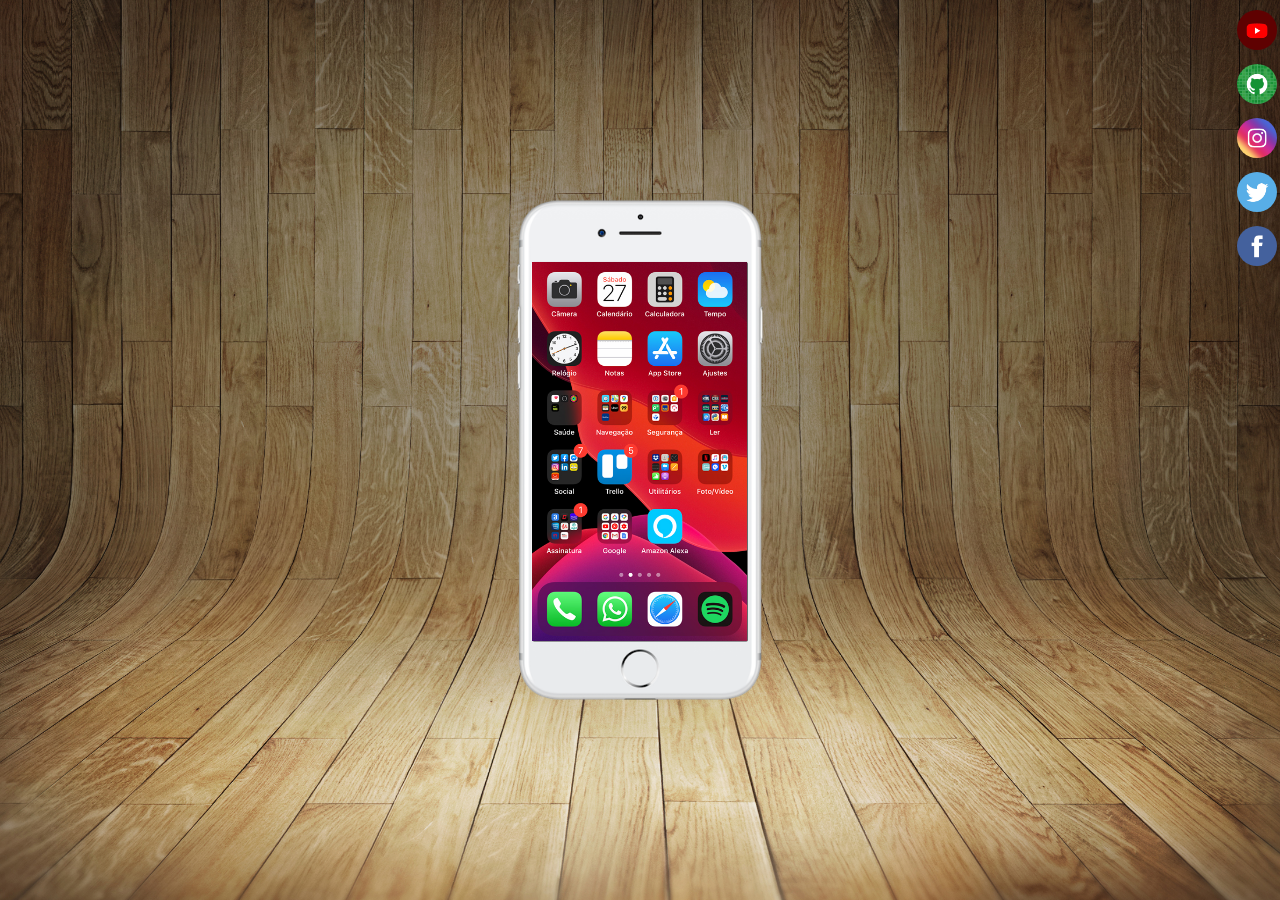
<file: index.html>
<!DOCTYPE html>
<html lang="pt-br">
<head>
    <meta charset="UTF-8">
    <meta name="viewport" content="width=device-width, initial-scale=1.0">
    <title>Phone Simulator</title>
    <link rel="stylesheet" href="style.css">
    <link rel="shortcut icon" href="favicon.ico" type="image/x-icon">
</head>
<body>
    <main class="conteudo">
        <div id="celular">
            <iframe src="home.html" frameborder="0" name="quadro"></iframe>
        </div>

        <div id="redes-sociais">

            <a href="" target="quadro">
                <img src="imagens/logo-youtube.jpg" alt="Youtube" class="icones">
            </a>
            <br>
            <a href="" target="quadro">
                <img src="imagens/logo-github.jpg" alt="GitHub" class="icones">
            </a>
            <br>
            <a href="instagram.html" target="quadro">
                <img src="imagens/logo-instagram.jpg" alt="Instagram" class="icones">
            </a>
            <br>
            <a href="" target="quadro">
                <img src="imagens/logo-twitter.jpg" alt="Twitter" class="icones">
            </a>
            <br>
            <a href="#" target="quadro">
                <img src="imagens/logo-facebook.jpg" alt="Facebook" class="icones">
            </a>

        </div>
    </main>
</body>
</html>
</file>
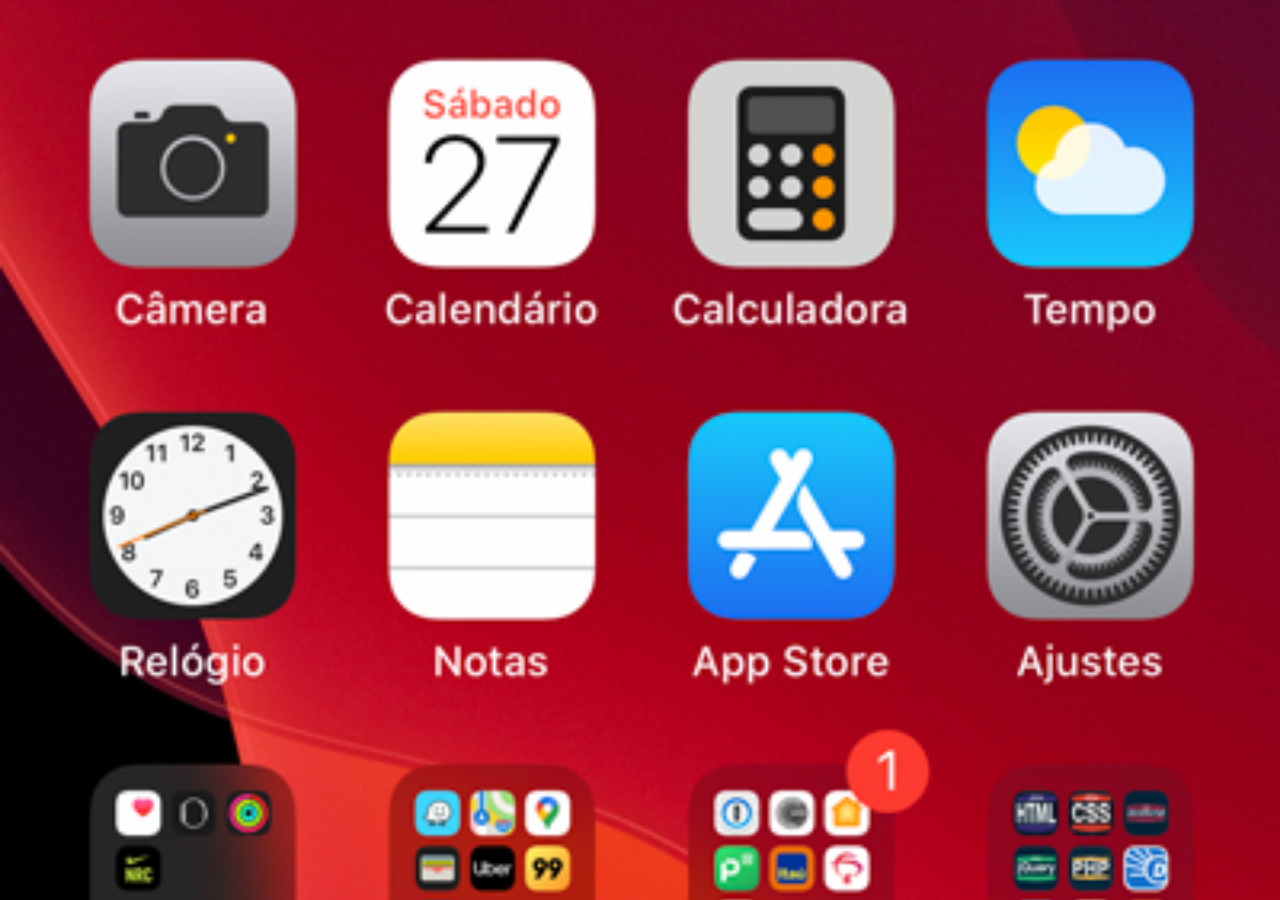
<file: home.html>
<!DOCTYPE html>
<html lang="pt-br">
<head>
    <meta charset="UTF-8">
    <meta name="viewport" content="width=device-width, initial-scale=1.0">
    <title>Phone Simulator</title>
    <style>
        * {
            margin: 0px;
            padding: 0px;
        }

        body {
            width: 100vw;
            height: 100vh;
            background: black url(imagens/tela-home.jpg) top center / cover no-repeat;
        }
    </style>
</head>
<body>

</body>
</html>
</file>
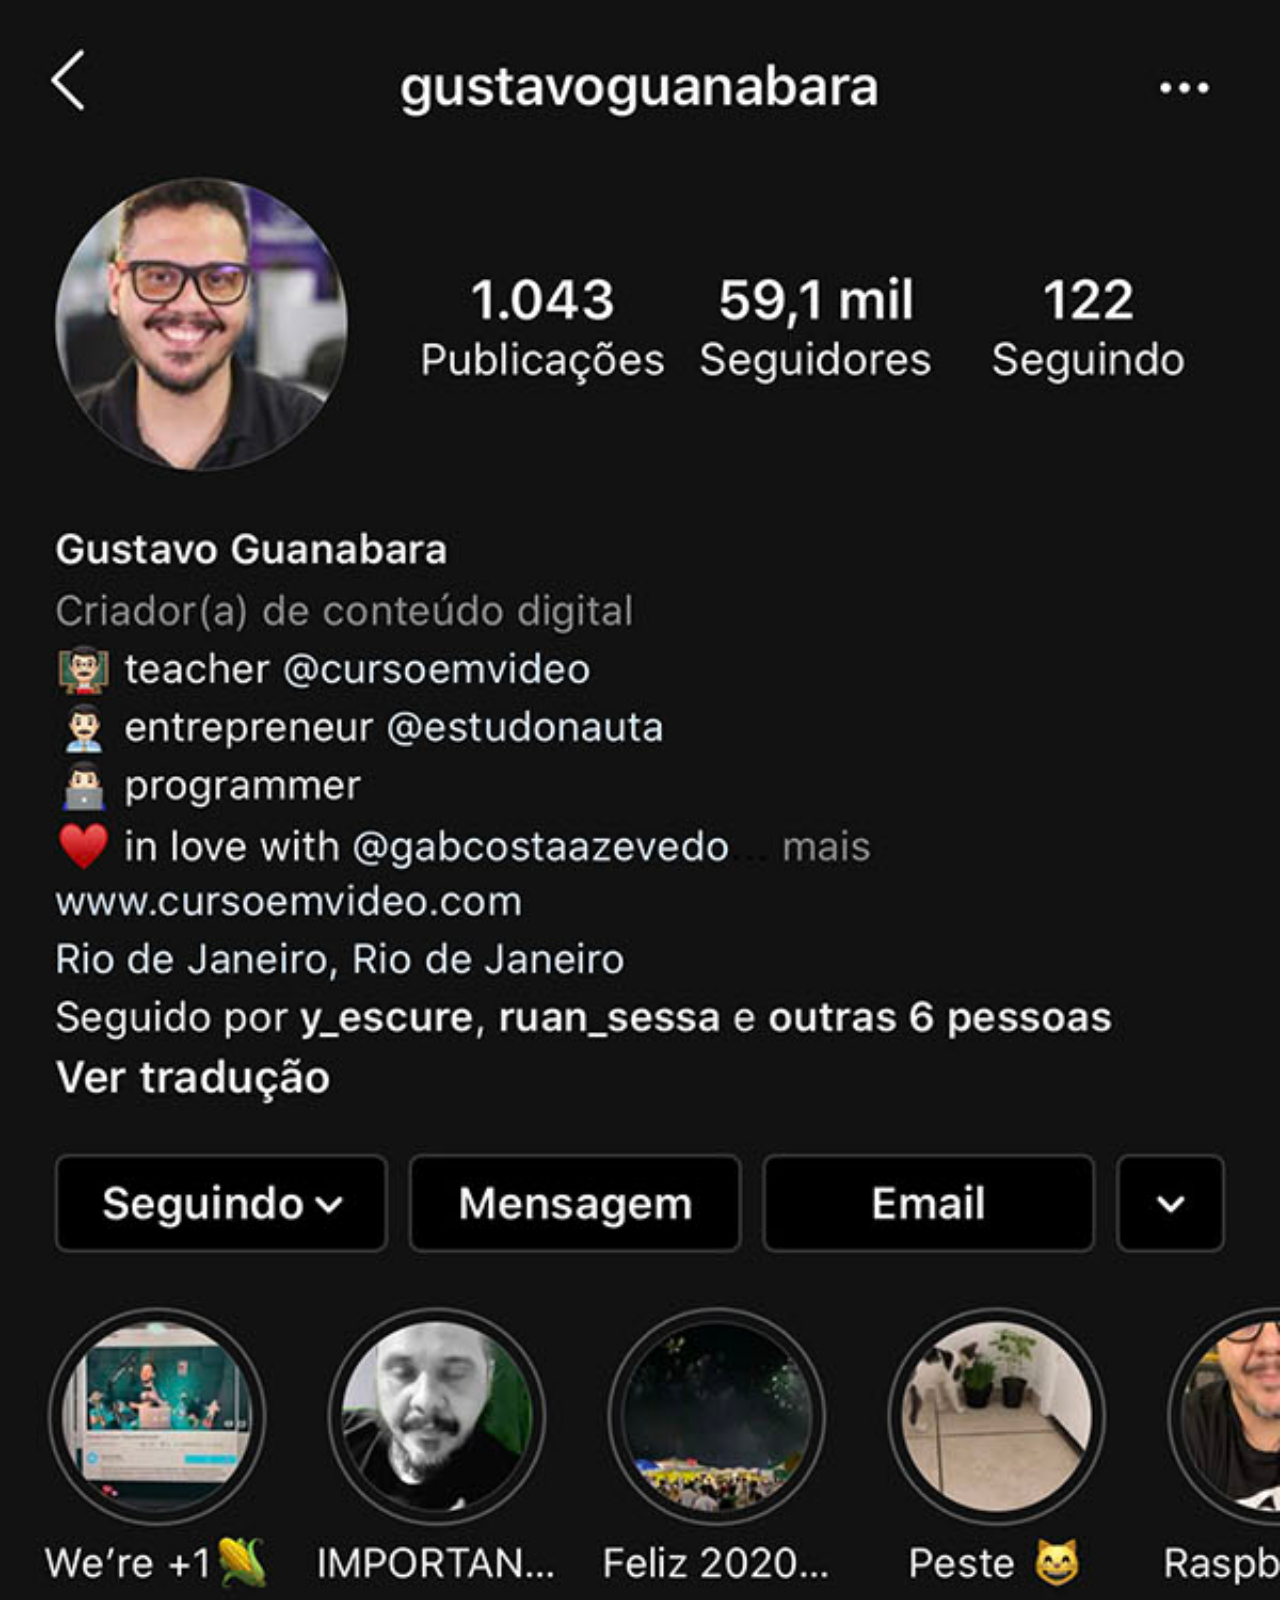
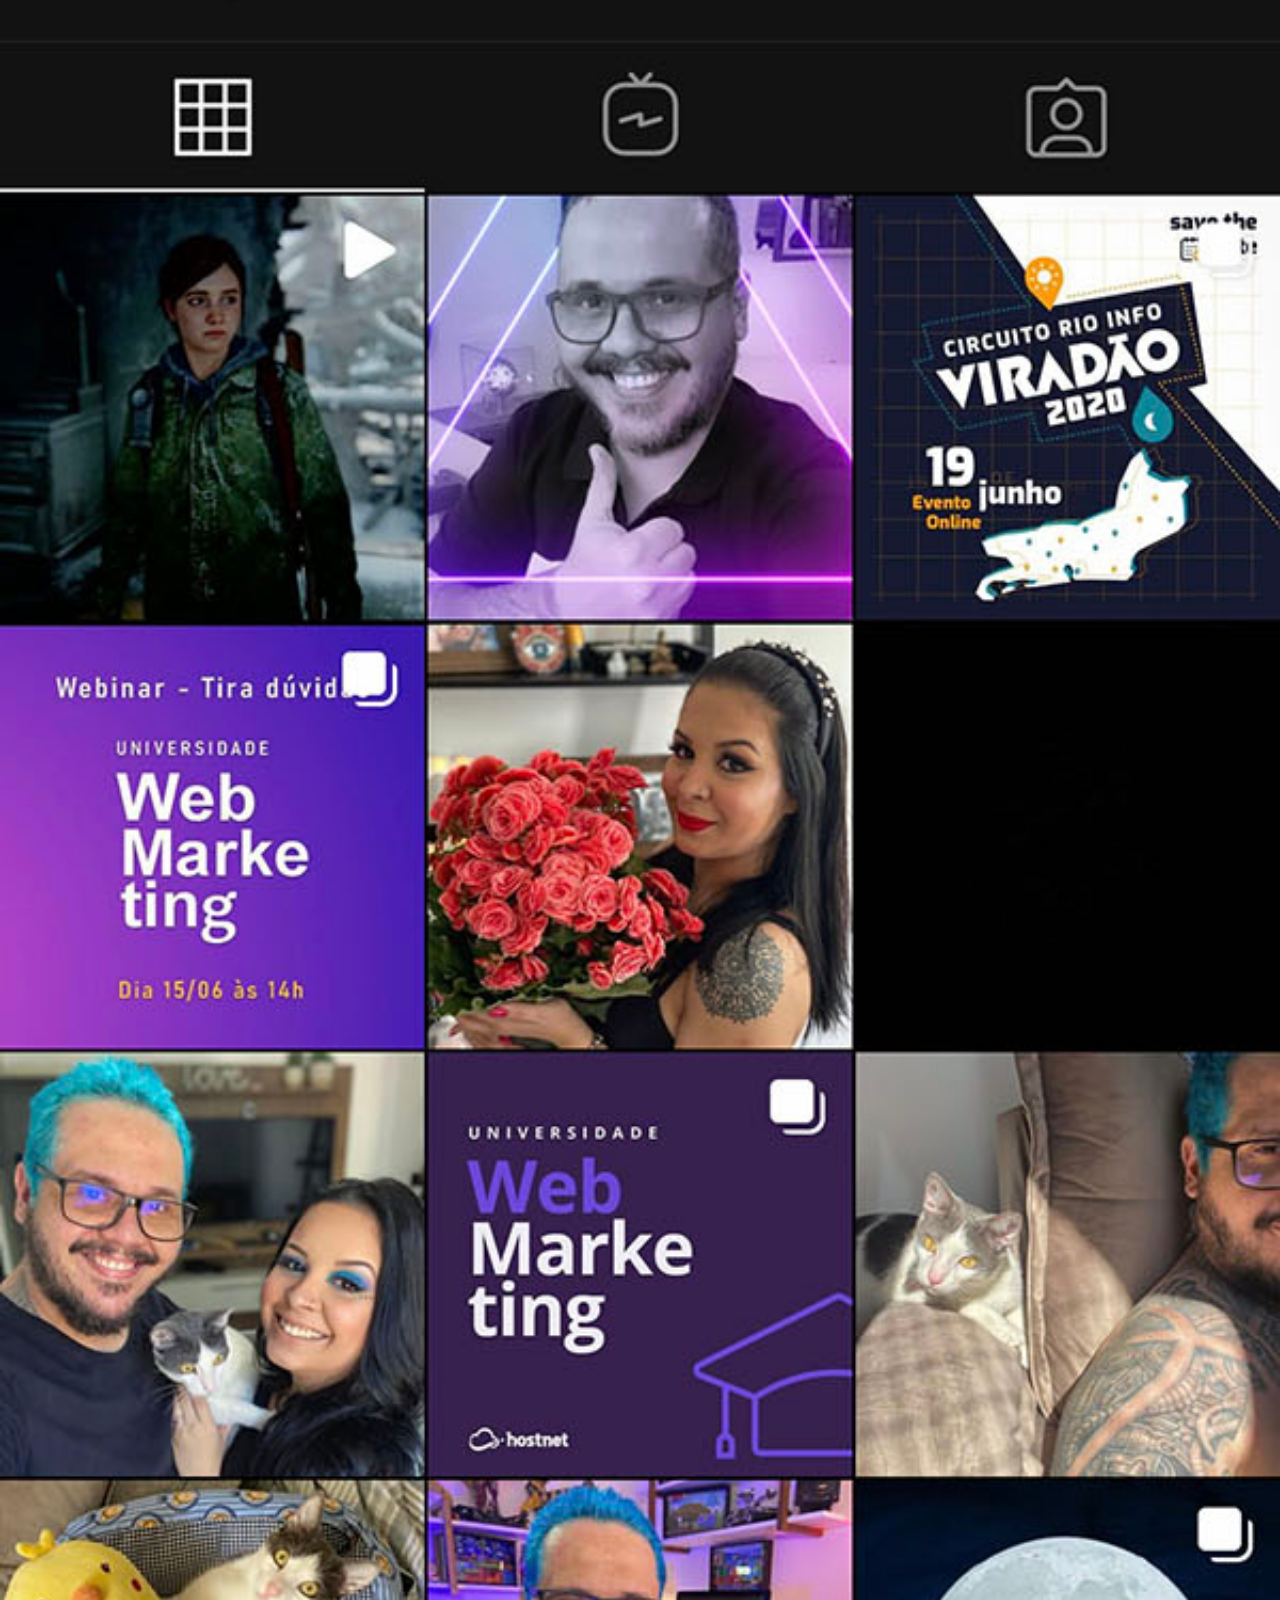
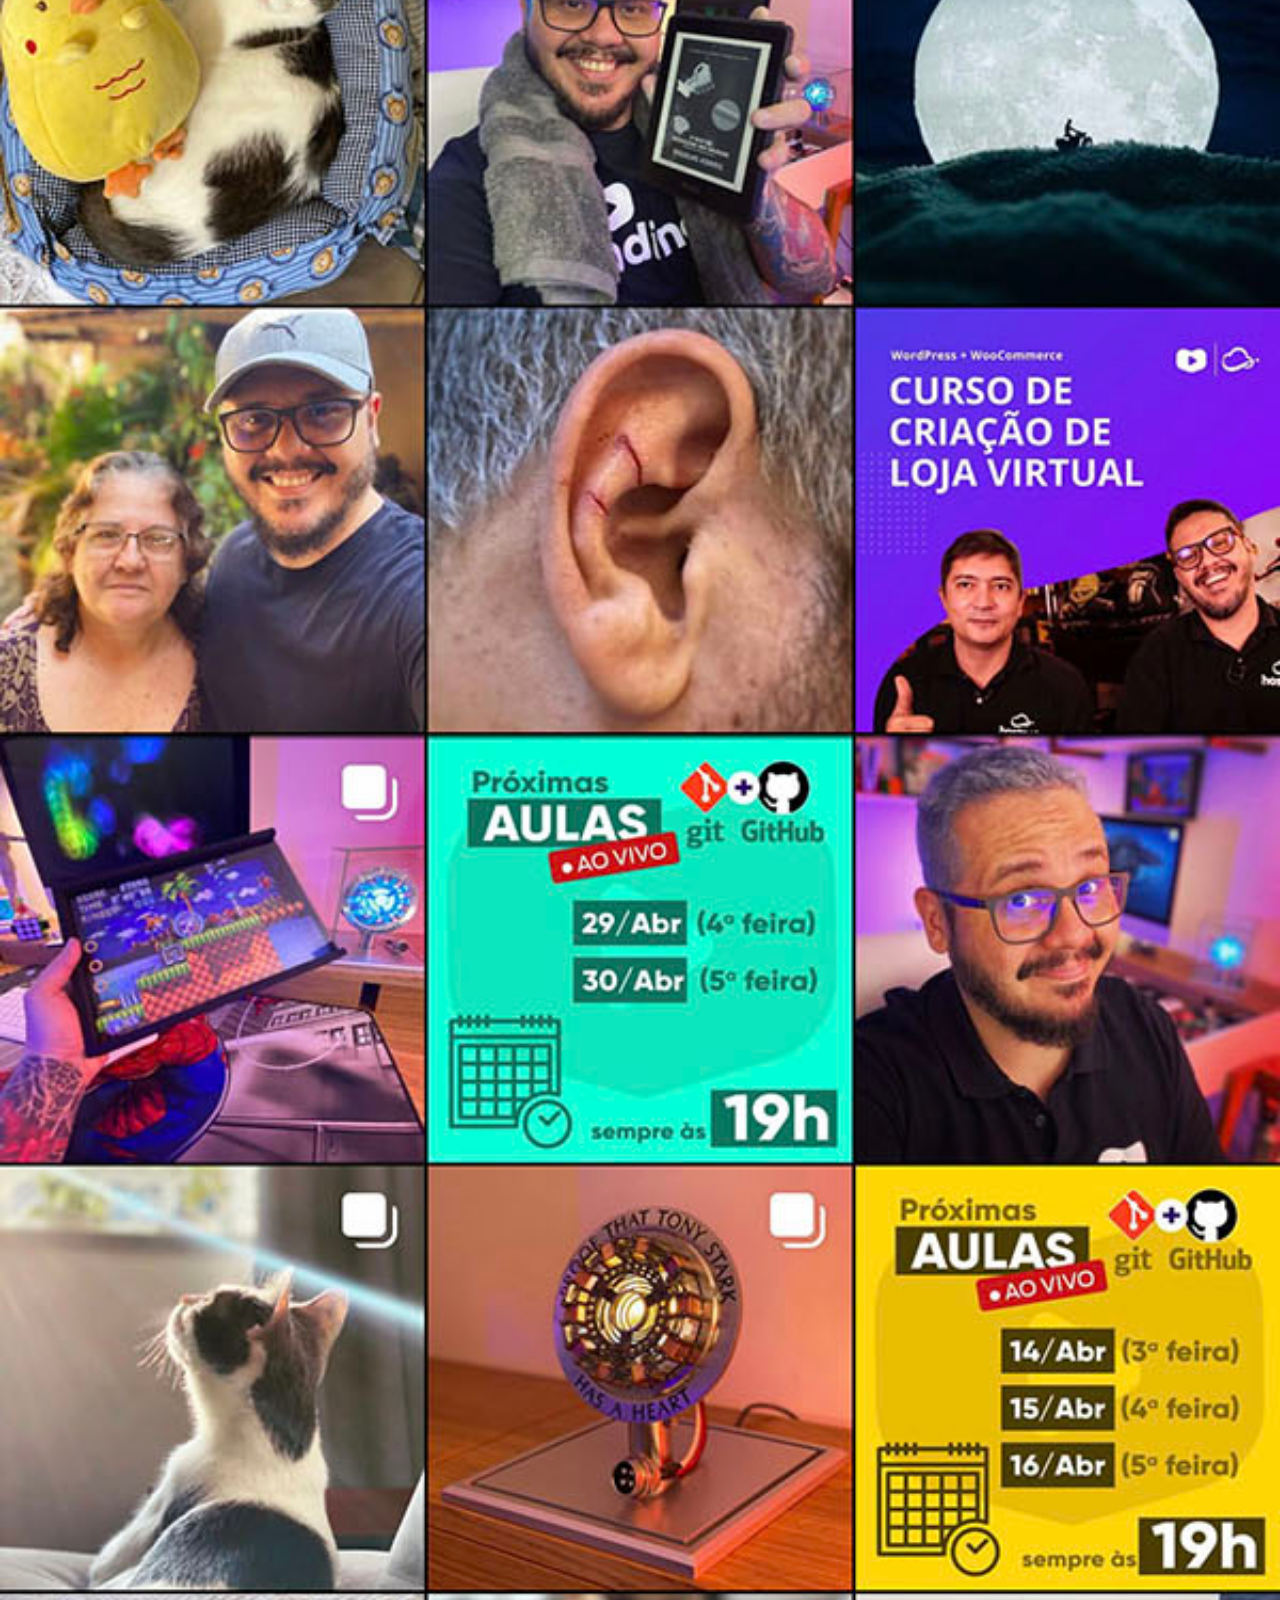
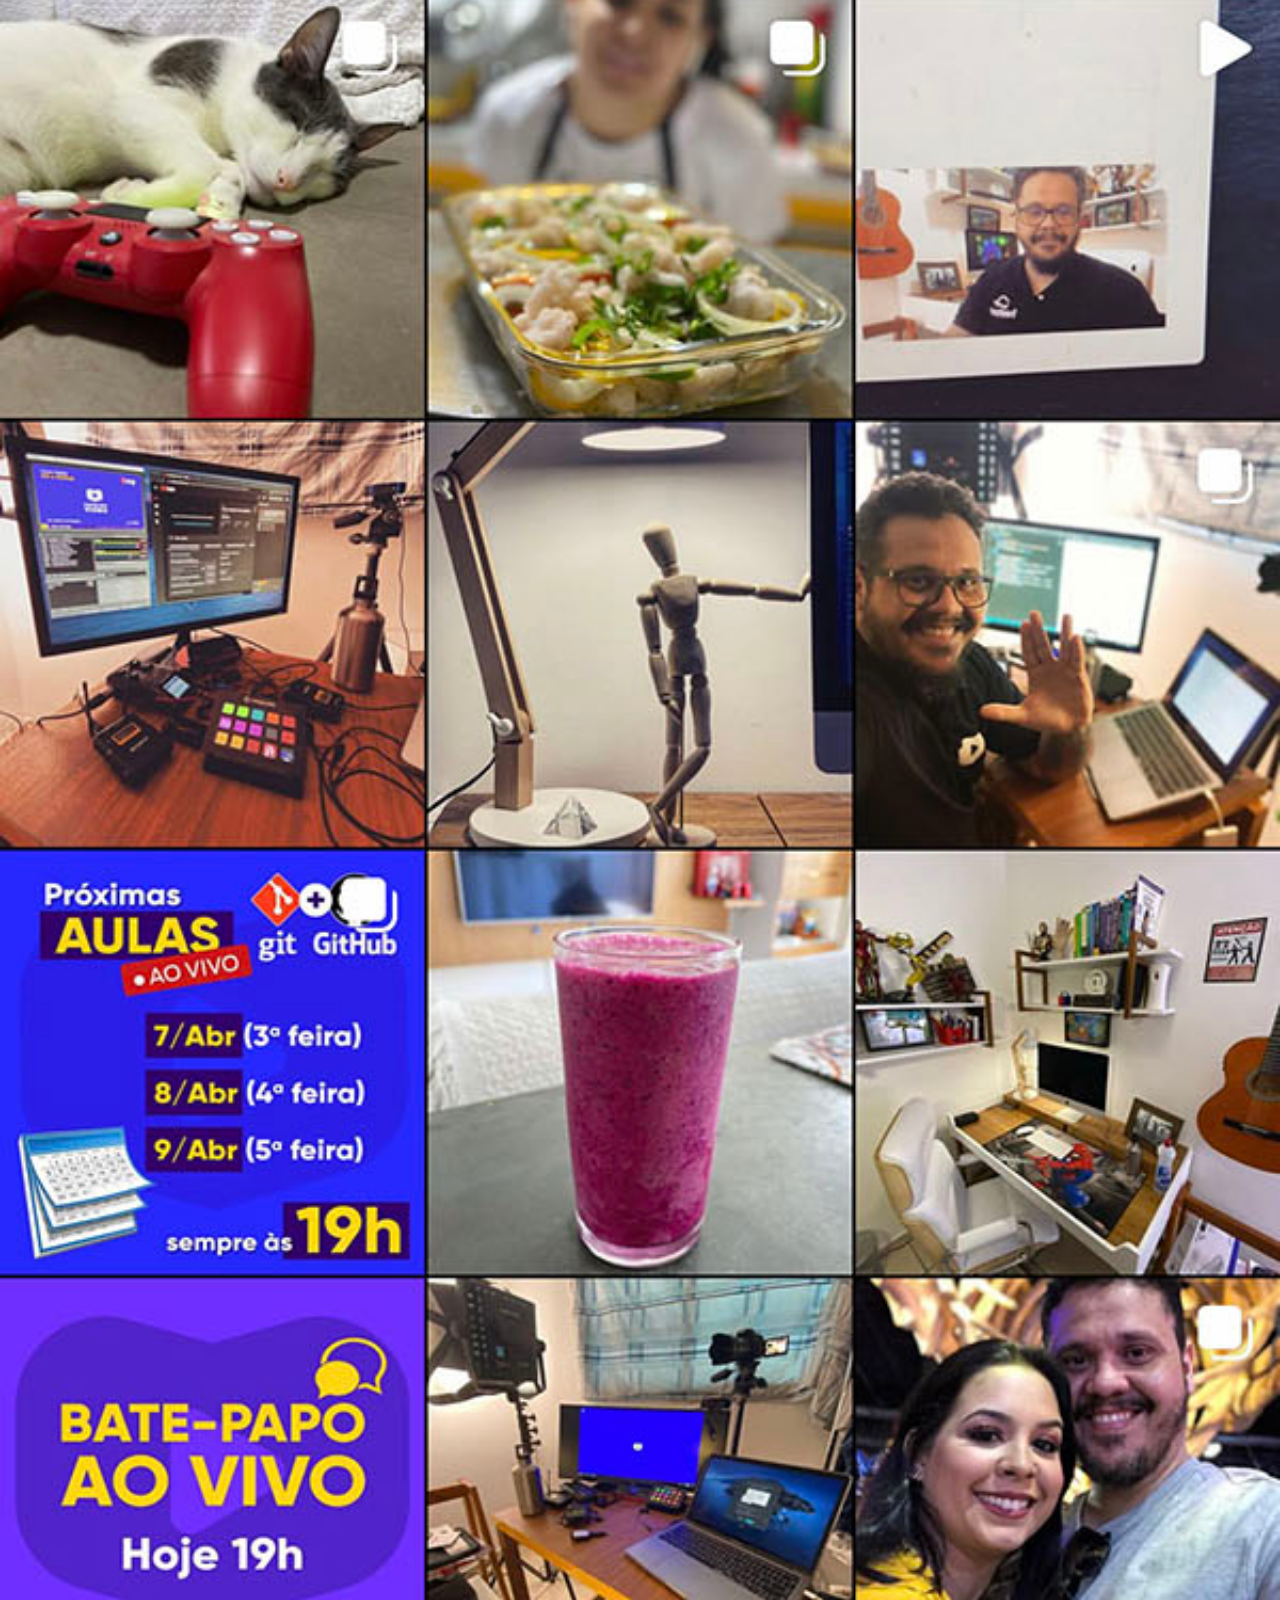
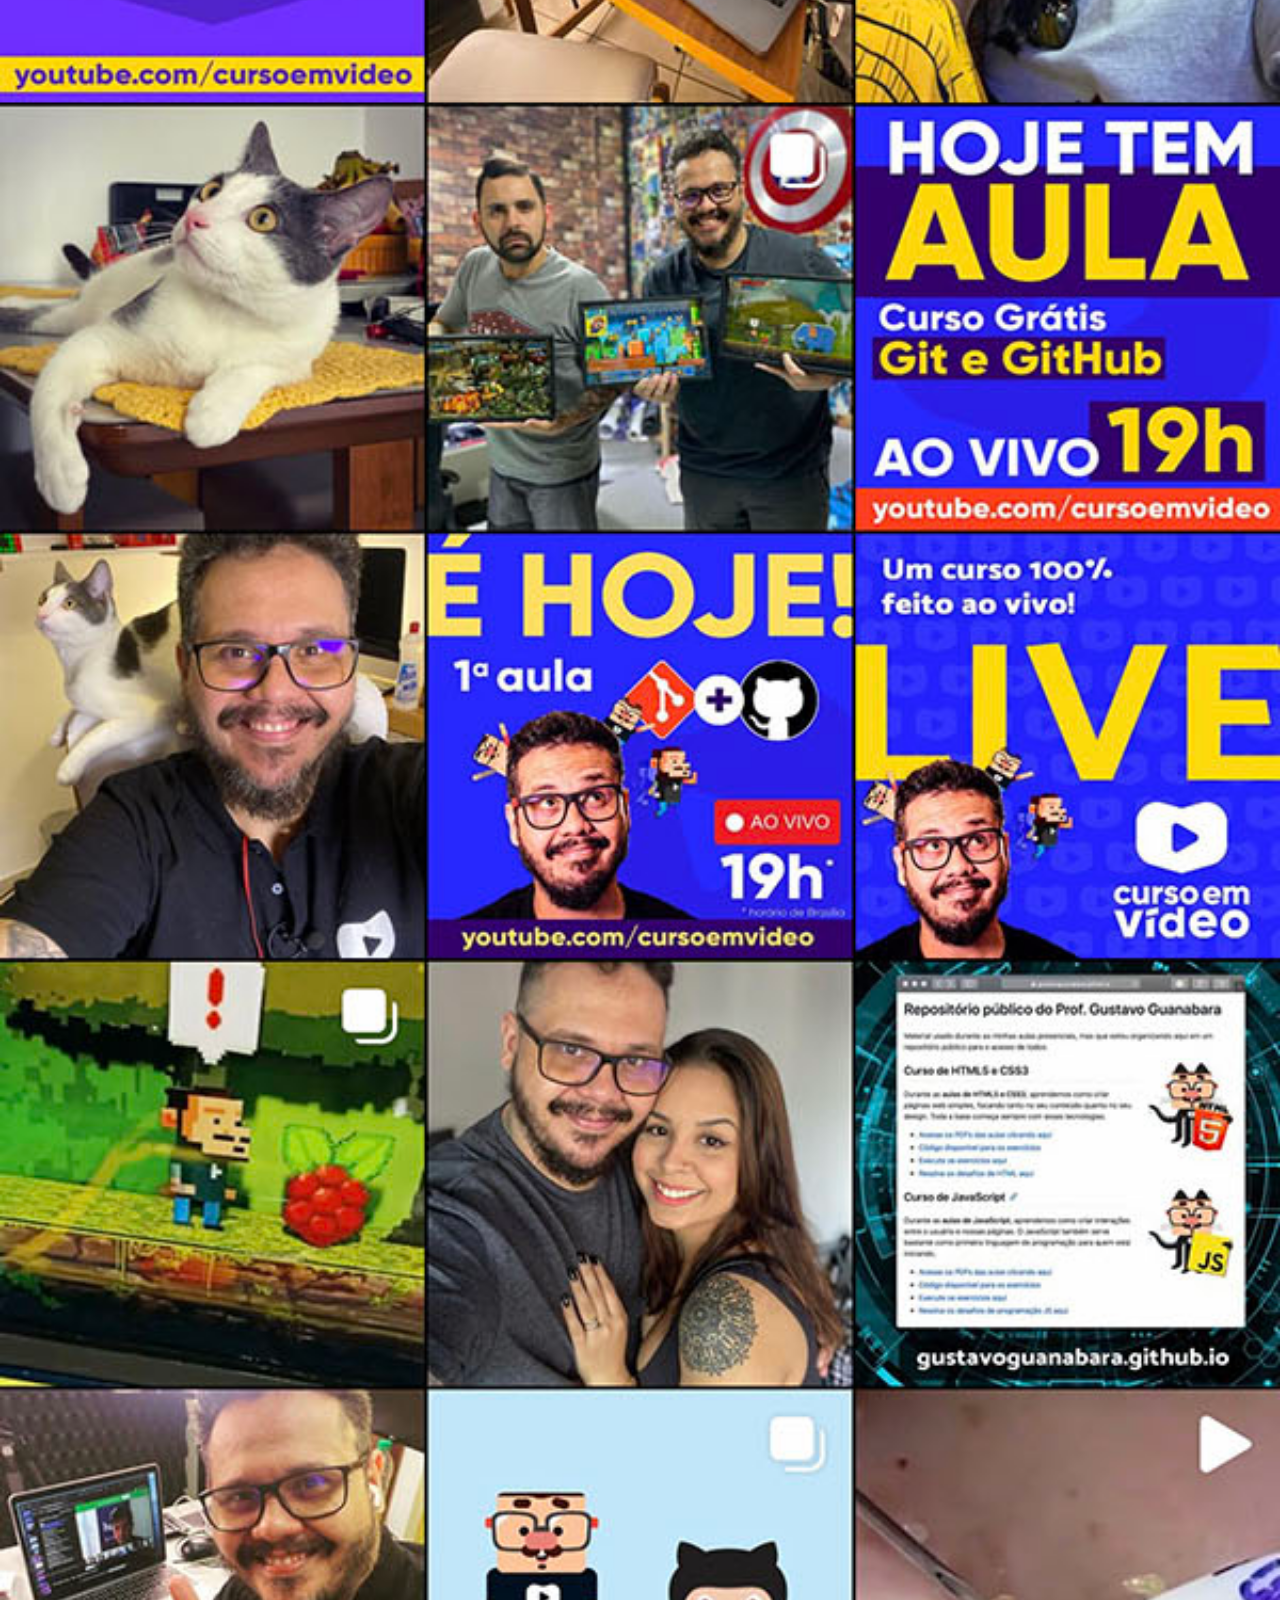
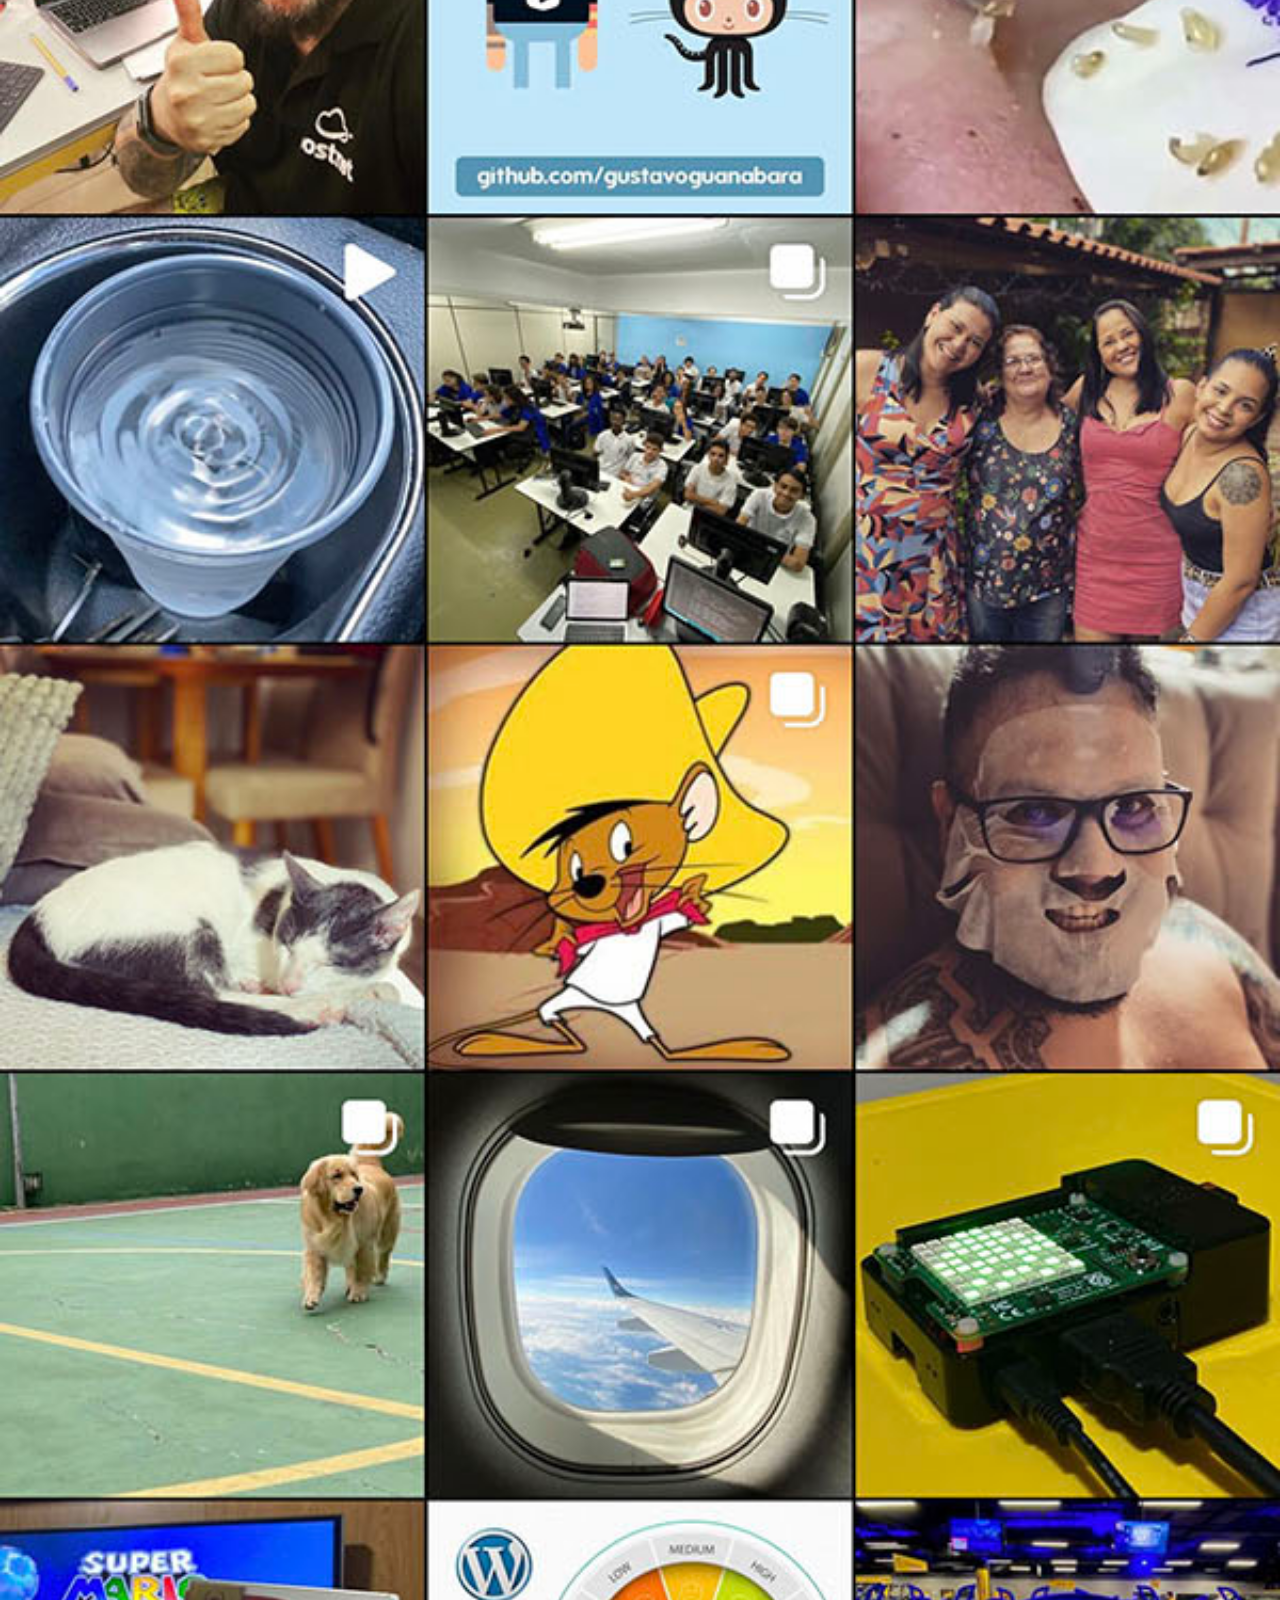
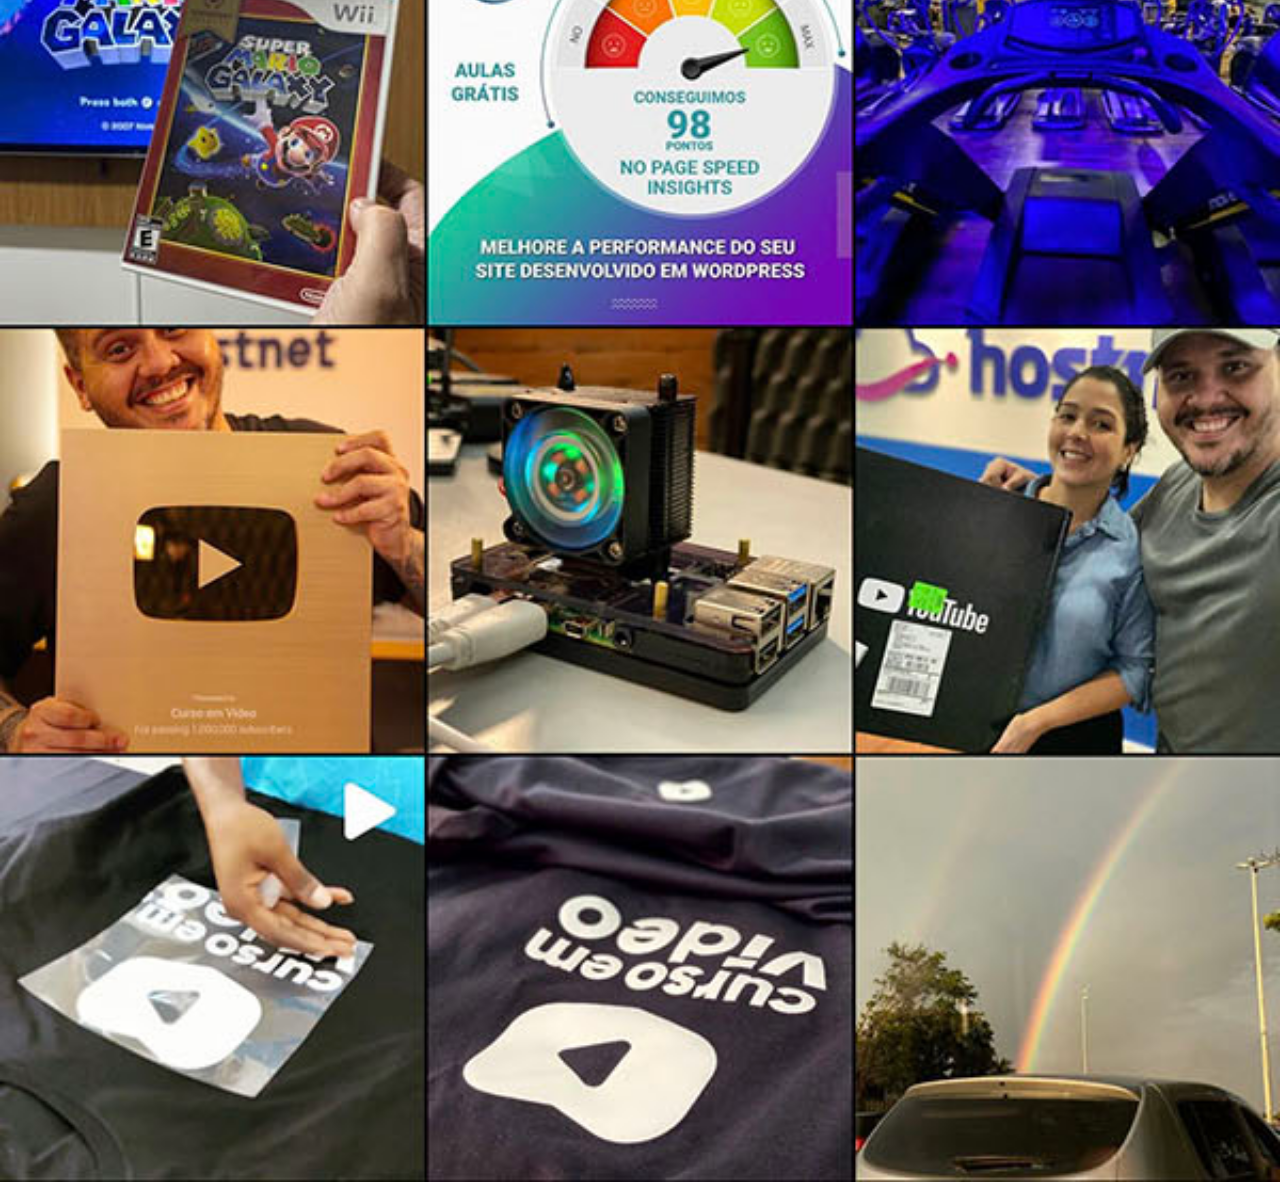
<file: instagram.html>
<!DOCTYPE html>
<html lang="pt-br">
<head>
    <meta charset="UTF-8">
    <meta name="viewport" content="width=device-width, initial-scale=1.0">
    <title>Instagram</title>
    <style>
        * {
            margin: 0px;
            padding: 0px;
        }

        body {
            width: 100vw;
        }

        img {
            width: 100%;
        }

        ::-webkit-scrollbar {
            display: none;
        }

    </style>
</head>
<body>
    <img src="imagens/tela-instagram.jpg" alt="">
</body>
</html>
</file>
<file: style.css>
@charset "UTF-8";

* {
    margin: 0px;
    padding: 0px;
    font-family: Arial, Helvetica, sans-serif;
    box-sizing: border-box;
}

html, body {
    min-height: 100vh;
    width: 100vw;
}

body {
    background: url(imagens/fundo-madeira.jpg) center center / cover no-repeat;
}

main {
    position: relative;
    height: 100vh;
}

div#celular{
    position: absolute;
    top: 50%;
    left: 50%;
    transform: translate(-50%, -50%);

    width: 250px;
    height: 512px;
    background: url(imagens/frame-iphone.png) center center / contain no-repeat;
}

iframe {
    position: relative;
    top: 68px;
    left: 17px;
    width: 215px;
    height: 379px;
}

div#redes-sociais {
    text-align: right;
}

div#redes-sociais .icones {
    width: 40px;
    border-radius: 50%;
    margin-top: 10px;
    margin-right: 3px;
}

div#redes-sociais img:hover {
    border: 1px solid rgba(255, 255, 255, 0.329);
    transform: translate(-3px, -3px);
    box-shadow: 5px 5px 10px rgba(0, 0, 0, 0.329);
    transition: transform 0.3s;
}
</file>
